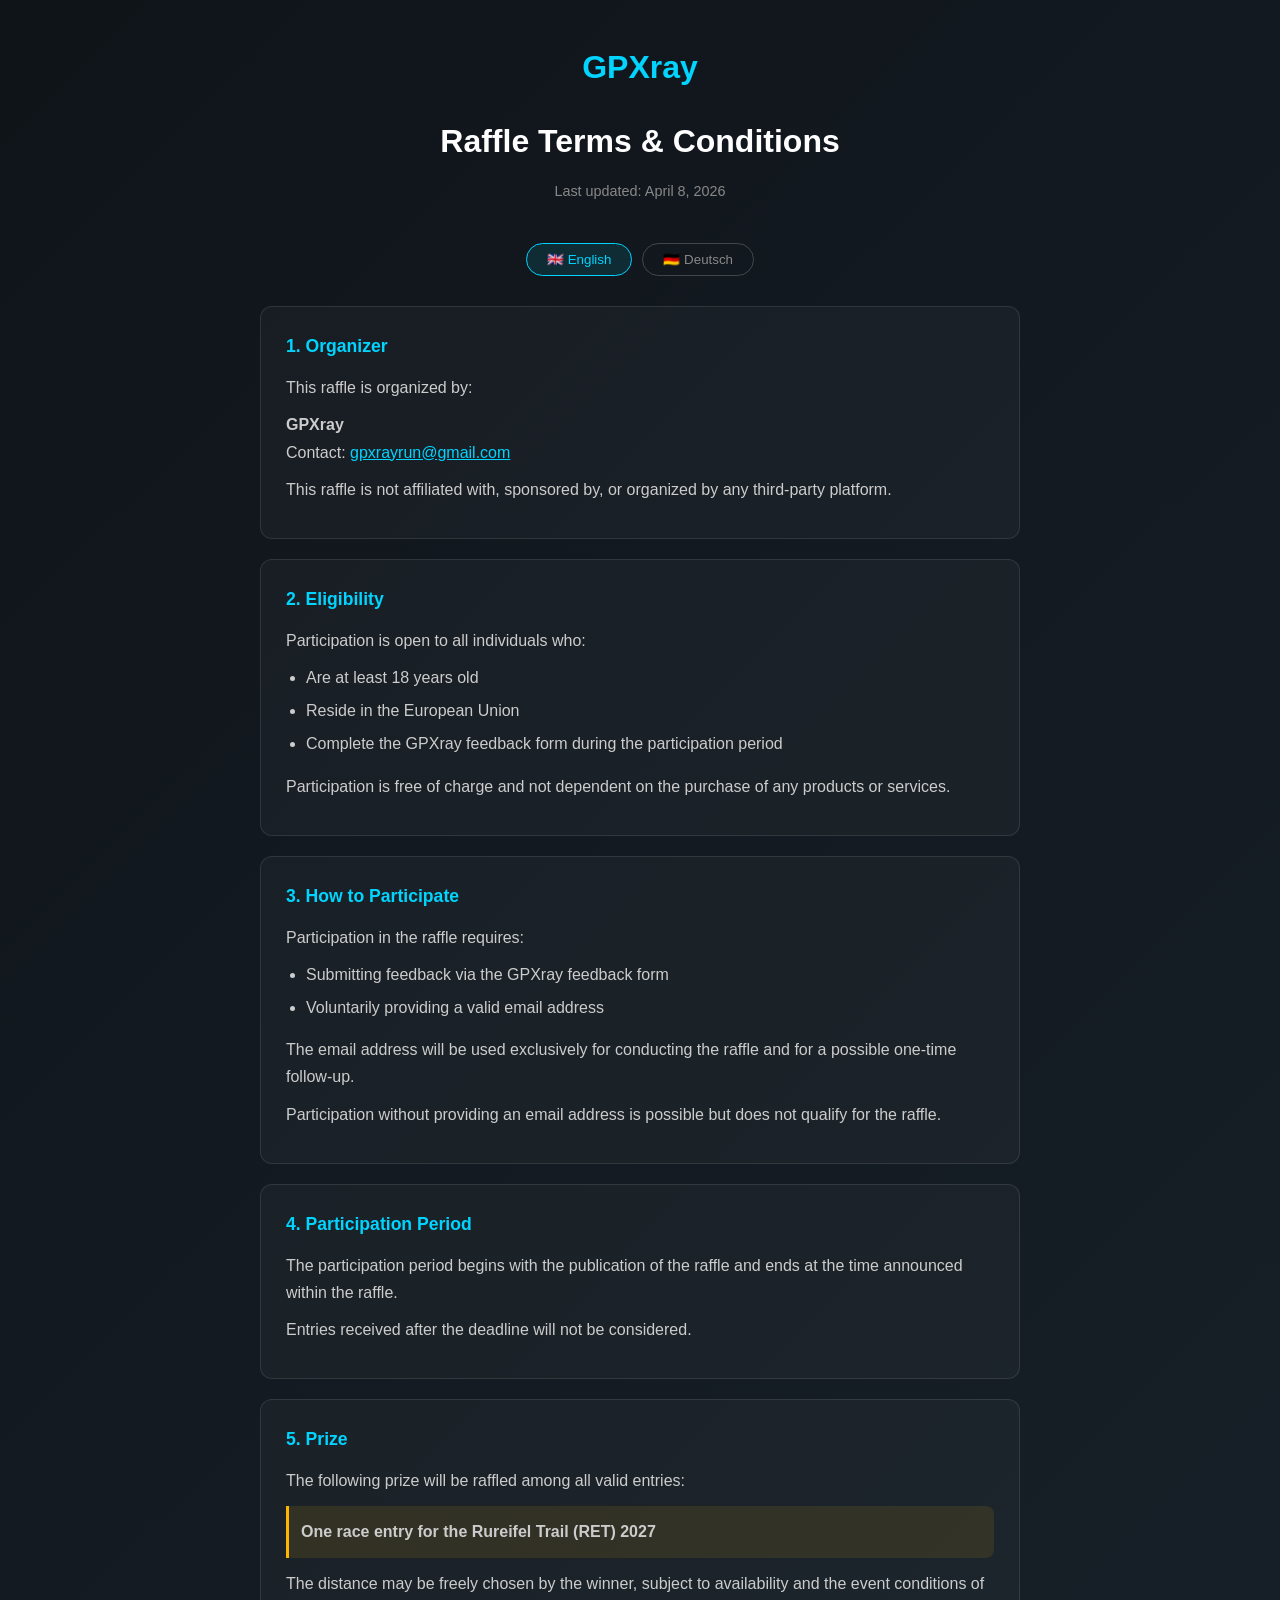
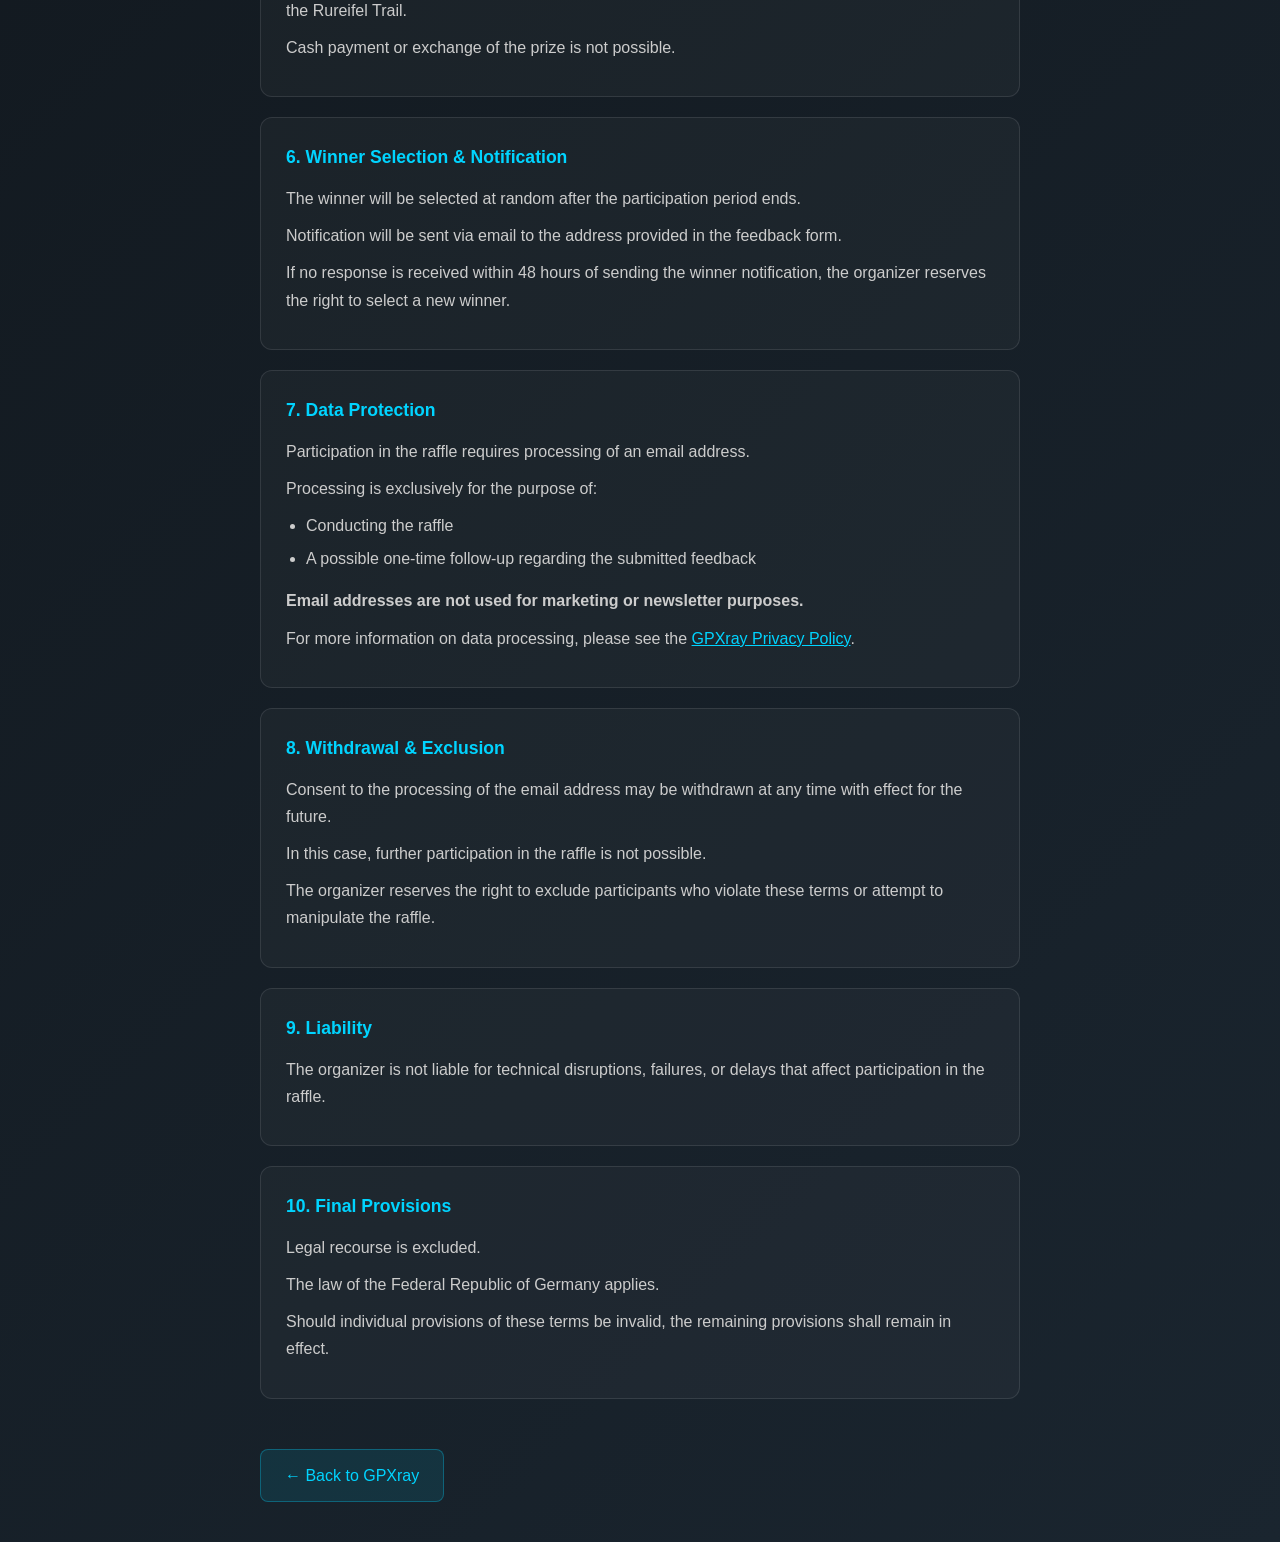
<file: raffle-terms.html>
﻿<!DOCTYPE html>
<html lang="en">
<head>
    <meta charset="UTF-8">
    <meta name="viewport" content="width=device-width, initial-scale=1.0">
    <title>Raffle Terms | GPXray</title>
    <link rel="icon" type="image/png" href="[data-uri]">
    <style>
        * {
            margin: 0;
            padding: 0;
            box-sizing: border-box;
        }
        
        body {
            font-family: -apple-system, BlinkMacSystemFont, 'Segoe UI', Roboto, Oxygen, Ubuntu, sans-serif;
            background: linear-gradient(135deg, #0f1419 0%, #1a252f 100%);
            color: #e0e0e0;
            min-height: 100vh;
            line-height: 1.7;
        }
        
        .container {
            max-width: 800px;
            margin: 0 auto;
            padding: 40px 20px;
        }
        
        .header {
            text-align: center;
            margin-bottom: 40px;
        }
        
        .logo {
            font-size: 2rem;
            font-weight: 700;
            color: #00d4ff;
            text-decoration: none;
            display: inline-block;
            margin-bottom: 20px;
        }
        
        h1 {
            font-size: 2rem;
            color: #fff;
            margin-bottom: 10px;
        }
        
        .last-updated {
            color: #888;
            font-size: 0.9rem;
        }
        
        .section {
            background: rgba(255, 255, 255, 0.03);
            border: 1px solid rgba(255, 255, 255, 0.1);
            border-radius: 12px;
            padding: 25px;
            margin-bottom: 20px;
        }
        
        h2 {
            color: #00d4ff;
            font-size: 1.1rem;
            margin-bottom: 12px;
        }
        
        p {
            margin-bottom: 10px;
            color: #ccc;
        }
        
        ul {
            margin: 10px 0 15px 20px;
            color: #ccc;
        }
        
        li {
            margin-bottom: 6px;
        }
        
        .highlight {
            background: rgba(255, 180, 0, 0.1);
            border-left: 3px solid #ffb400;
            padding: 12px;
            margin: 12px 0;
            border-radius: 0 8px 8px 0;
        }
        
        .highlight p {
            margin-bottom: 0;
        }
        
        a {
            color: #00d4ff;
        }
        
        a:hover {
            color: #fff;
        }
        
        .back-link {
            display: inline-block;
            margin-top: 30px;
            padding: 12px 24px;
            background: rgba(0, 212, 255, 0.1);
            border: 1px solid rgba(0, 212, 255, 0.3);
            border-radius: 8px;
            color: #00d4ff;
            text-decoration: none;
            transition: all 0.2s;
        }
        
        .back-link:hover {
            background: rgba(0, 212, 255, 0.2);
            border-color: #00d4ff;
        }
        
        .lang-toggle {
            display: flex;
            justify-content: center;
            gap: 10px;
            margin-bottom: 30px;
        }
        
        .lang-btn {
            padding: 8px 20px;
            background: transparent;
            border: 1px solid rgba(255, 255, 255, 0.2);
            border-radius: 20px;
            color: #888;
            cursor: pointer;
            transition: all 0.2s;
        }
        
        .lang-btn.active {
            background: rgba(0, 212, 255, 0.1);
            border-color: #00d4ff;
            color: #00d4ff;
        }
        
        .lang-btn:hover {
            border-color: #00d4ff;
            color: #00d4ff;
        }
        
        .content-en, .content-de {
            display: none;
        }
        
        .content-en.active, .content-de.active {
            display: block;
        }
        
        @media (max-width: 600px) {
            .container {
                padding: 20px 15px;
            }
            
            h1 {
                font-size: 1.5rem;
            }
            
            .section {
                padding: 18px;
            }
        }
    </style>
</head>
<body>
    <div class="container">
        <div class="header">
            <a href="/" class="logo">GPXray</a>
            <h1 id="pageTitle">Raffle Terms & Conditions</h1>
            <p class="last-updated" id="lastUpdated">Last updated: April 8, 2026</p>
        </div>
        
        <div class="lang-toggle">
            <button class="lang-btn active" data-lang="en">&#x1F1EC;&#x1F1E7; English</button>
            <button class="lang-btn" data-lang="de">&#x1F1E9;&#x1F1EA; Deutsch</button>
        </div>
        
        <!-- English Content -->
        <div class="content-en active">
            <div class="section">
                <h2>1. Organizer</h2>
                <p>This raffle is organized by:</p>
                <p><strong>GPXray</strong><br>
                Contact: <a href="mailto:gpxrayrun@gmail.com">gpxrayrun@gmail.com</a></p>
                <p>This raffle is not affiliated with, sponsored by, or organized by any third-party platform.</p>
            </div>
            
            <div class="section">
                <h2>2. Eligibility</h2>
                <p>Participation is open to all individuals who:</p>
                <ul>
                    <li>Are at least 18 years old</li>
                    <li>Reside in the European Union</li>
                    <li>Complete the GPXray feedback form during the participation period</li>
                </ul>
                <p>Participation is free of charge and not dependent on the purchase of any products or services.</p>
            </div>
            
            <div class="section">
                <h2>3. How to Participate</h2>
                <p>Participation in the raffle requires:</p>
                <ul>
                    <li>Submitting feedback via the GPXray feedback form</li>
                    <li>Voluntarily providing a valid email address</li>
                </ul>
                <p>The email address will be used exclusively for conducting the raffle and for a possible one-time follow-up.</p>
                <p>Participation without providing an email address is possible but does not qualify for the raffle.</p>
            </div>
            
            <div class="section">
                <h2>4. Participation Period</h2>
                <p>The participation period begins with the publication of the raffle and ends at the time announced within the raffle.</p>
                <p>Entries received after the deadline will not be considered.</p>
            </div>
            
            <div class="section">
                <h2>5. Prize</h2>
                <p>The following prize will be raffled among all valid entries:</p>
                <div class="highlight">
                    <p><strong>One race entry for the Rureifel Trail (RET) 2027</strong></p>
                </div>
                <p>The distance may be freely chosen by the winner, subject to availability and the event conditions of the Rureifel Trail.</p>
                <p>Cash payment or exchange of the prize is not possible.</p>
            </div>
            
            <div class="section">
                <h2>6. Winner Selection & Notification</h2>
                <p>The winner will be selected at random after the participation period ends.</p>
                <p>Notification will be sent via email to the address provided in the feedback form.</p>
                <p>If no response is received within 48 hours of sending the winner notification, the organizer reserves the right to select a new winner.</p>
            </div>
            
            <div class="section">
                <h2>7. Data Protection</h2>
                <p>Participation in the raffle requires processing of an email address.</p>
                <p>Processing is exclusively for the purpose of:</p>
                <ul>
                    <li>Conducting the raffle</li>
                    <li>A possible one-time follow-up regarding the submitted feedback</li>
                </ul>
                <p><strong>Email addresses are not used for marketing or newsletter purposes.</strong></p>
                <p>For more information on data processing, please see the <a href="privacy.html">GPXray Privacy Policy</a>.</p>
            </div>
            
            <div class="section">
                <h2>8. Withdrawal & Exclusion</h2>
                <p>Consent to the processing of the email address may be withdrawn at any time with effect for the future.</p>
                <p>In this case, further participation in the raffle is not possible.</p>
                <p>The organizer reserves the right to exclude participants who violate these terms or attempt to manipulate the raffle.</p>
            </div>
            
            <div class="section">
                <h2>9. Liability</h2>
                <p>The organizer is not liable for technical disruptions, failures, or delays that affect participation in the raffle.</p>
            </div>
            
            <div class="section">
                <h2>10. Final Provisions</h2>
                <p>Legal recourse is excluded.</p>
                <p>The law of the Federal Republic of Germany applies.</p>
                <p>Should individual provisions of these terms be invalid, the remaining provisions shall remain in effect.</p>
            </div>
        </div>
        
        <!-- German Content -->
        <div class="content-de">
            <div class="section">
                <h2>1. Veranstalter</h2>
                <p>Die Verlosung wird veranstaltet von:</p>
                <p><strong>GPXray</strong><br>
                Kontakt: <a href="mailto:gpxrayrun@gmail.com">gpxrayrun@gmail.com</a></p>
                <p>Diese Verlosung steht in keinem Zusammenhang mit Drittplattformen und wird in keiner Weise von diesen gesponsert, unterst++tzt oder organisiert.</p>
            </div>
            
            <div class="section">
                <h2>2. Teilnahmeberechtigung</h2>
                <p>Teilnahmeberechtigt sind alle nat++rlichen Personen, die:</p>
                <ul>
                    <li>mindestens 18 Jahre alt sind</li>
                    <li>ihren Wohnsitz in der Europ+�ischen Union haben</li>
                    <li>das Feedback-Formular von GPXray w+�hrend des Teilnahmezeitraums vollst+�ndig ausf++llen</li>
                </ul>
                <p>Die Teilnahme ist kostenlos und unabh+�ngig vom Erwerb von Produkten oder Dienstleistungen.</p>
            </div>
            
            <div class="section">
                <h2>3. Teilnahme an der Verlosung</h2>
                <p>Die Teilnahme an der Verlosung erfolgt durch:</p>
                <ul>
                    <li>das Absenden eines Feedbacks ++ber das GPXray Feedback-Formular</li>
                    <li>die freiwillige Angabe einer g++ltigen E-Mail-Adresse</li>
                </ul>
                <p>Die E-Mail-Adresse wird ausschlie+�lich f++r die Durchf++hrung der Verlosung sowie f++r eine einmalige R++ckfrage verwendet.</p>
                <p>Eine Teilnahme ohne Angabe einer E-Mail-Adresse ist m+�glich, berechtigt jedoch nicht zur Teilnahme an der Verlosung.</p>
            </div>
            
            <div class="section">
                <h2>4. Teilnahmezeitraum</h2>
                <p>Der Teilnahmezeitraum beginnt mit der Ver+�ffentlichung der Verlosung und endet zu dem im Rahmen der Verlosung bekannt gegebenen Zeitpunkt.</p>
                <p>Einsendungen nach Ablauf des Teilnahmezeitraums werden nicht ber++cksichtigt.</p>
            </div>
            
            <div class="section">
                <h2>5. Gewinn</h2>
                <p>Unter allen g++ltigen Teilnahmen wird folgender Preis verlost:</p>
                <div class="highlight">
                    <p><strong>Ein Startplatz f++r den Rureifel Trail (RET) 2027</strong></p>
                </div>
                <p>Die Distanz kann von der Gewinnerin oder dem Gewinner frei gew+�hlt werden, vorbehaltlich der Verf++gbarkeit und der jeweiligen Veranstaltungsbedingungen des Rureifel Trails.</p>
                <p>Eine Barauszahlung oder ein Umtausch des Gewinns ist ausgeschlossen.</p>
            </div>
            
            <div class="section">
                <h2>6. Gewinnermittlung und Benachrichtigung</h2>
                <p>Die Gewinnerin oder der Gewinner wird nach Beendigung des Teilnahmezeitraums per Zufallsprinzip ermittelt.</p>
                <p>Die Benachrichtigung erfolgt per E-Mail an die im Feedback-Formular angegebene Adresse.</p>
                <p>Erfolgt innerhalb von 48 Stunden nach Versand der Gewinnbenachrichtigung keine R++ckmeldung, beh+�lt sich der Veranstalter das Recht vor, den Gewinn erneut zu verlosen.</p>
            </div>
            
            <div class="section">
                <h2>7. Datenschutz</h2>
                <p>F++r die Teilnahme an der Verlosung ist die Verarbeitung einer E-Mail-Adresse erforderlich.</p>
                <p>Die Verarbeitung erfolgt ausschlie+�lich zum Zweck:</p>
                <ul>
                    <li>der Durchf++hrung der Verlosung</li>
                    <li>einer m+�glichen einmaligen R++ckfrage im Zusammenhang mit dem eingereichten Feedback</li>
                </ul>
                <p><strong>Eine Nutzung zu Marketing- oder Newsletter-Zwecken erfolgt nicht.</strong></p>
                <p>Weitere Informationen zur Datenverarbeitung findest du in der <a href="privacy.html?lang=de">Datenschutzerkl+�rung von GPXray</a>.</p>
            </div>
            
            <div class="section">
                <h2>8. Widerruf und Ausschluss</h2>
                <p>Die Einwilligung zur Verarbeitung der E-Mail-Adresse kann jederzeit mit Wirkung f++r die Zukunft widerrufen werden.</p>
                <p>In diesem Fall ist eine weitere Teilnahme an der Verlosung nicht m+�glich.</p>
                <p>Der Veranstalter beh+�lt sich das Recht vor, Teilnehmende bei Verst+�+�en gegen diese Teilnahmebedingungen oder bei Manipulationsversuchen von der Verlosung auszuschlie+�en.</p>
            </div>
            
            <div class="section">
                <h2>9. Haftungsausschluss</h2>
                <p>Der Veranstalter haftet nicht f++r technische St+�rungen, Ausf+�lle oder Verz+�gerungen, die eine Teilnahme an der Verlosung beeintr+�chtigen.</p>
            </div>
            
            <div class="section">
                <h2>10. Schlussbestimmungen</h2>
                <p>Der Rechtsweg ist ausgeschlossen.</p>
                <p>Es gilt das Recht der Bundesrepublik Deutschland.</p>
                <p>Sollten einzelne Bestimmungen dieser Teilnahmebedingungen unwirksam sein, bleiben die ++brigen Bestimmungen hiervon unber++hrt.</p>
            </div>
        </div>
        
        <a href="/" class="back-link" id="backLink">&larr; Back to GPXray</a>
    </div>
    
    <script>
        // Language toggle
        const langBtns = document.querySelectorAll('.lang-btn');
        const contentEn = document.querySelector('.content-en');
        const contentDe = document.querySelector('.content-de');
        const pageTitle = document.getElementById('pageTitle');
        const lastUpdated = document.getElementById('lastUpdated');
        const backLink = document.getElementById('backLink');
        
        langBtns.forEach(btn => {
            btn.addEventListener('click', () => {
                langBtns.forEach(b => b.classList.remove('active'));
                btn.classList.add('active');
                
                const lang = btn.dataset.lang;
                if (lang === 'de') {
                    contentEn.classList.remove('active');
                    contentDe.classList.add('active');
                    pageTitle.textContent = 'Teilnahmebedingungen';
                    lastUpdated.textContent = 'Zuletzt aktualisiert: 8. April 2026';
                    backLink.textContent = '\u2190 Zur\u00FCck zu GPXray';
                } else {
                    contentDe.classList.remove('active');
                    contentEn.classList.add('active');
                    pageTitle.textContent = 'Raffle Terms & Conditions';
                    lastUpdated.textContent = 'Last updated: April 8, 2026';
                    backLink.textContent = '\u2190 Back to GPXray';
                }
            });
        });
        
        // Auto-detect language from URL or browser
        const urlParams = new URLSearchParams(window.location.search);
        const langParam = urlParams.get('lang');
        const browserLang = navigator.language || navigator.userLanguage;
        
        if (langParam === 'de' || (!langParam && browserLang.startsWith('de'))) {
            document.querySelector('[data-lang="de"]').click();
        }
    </script>
</body>
</html>
</file>
